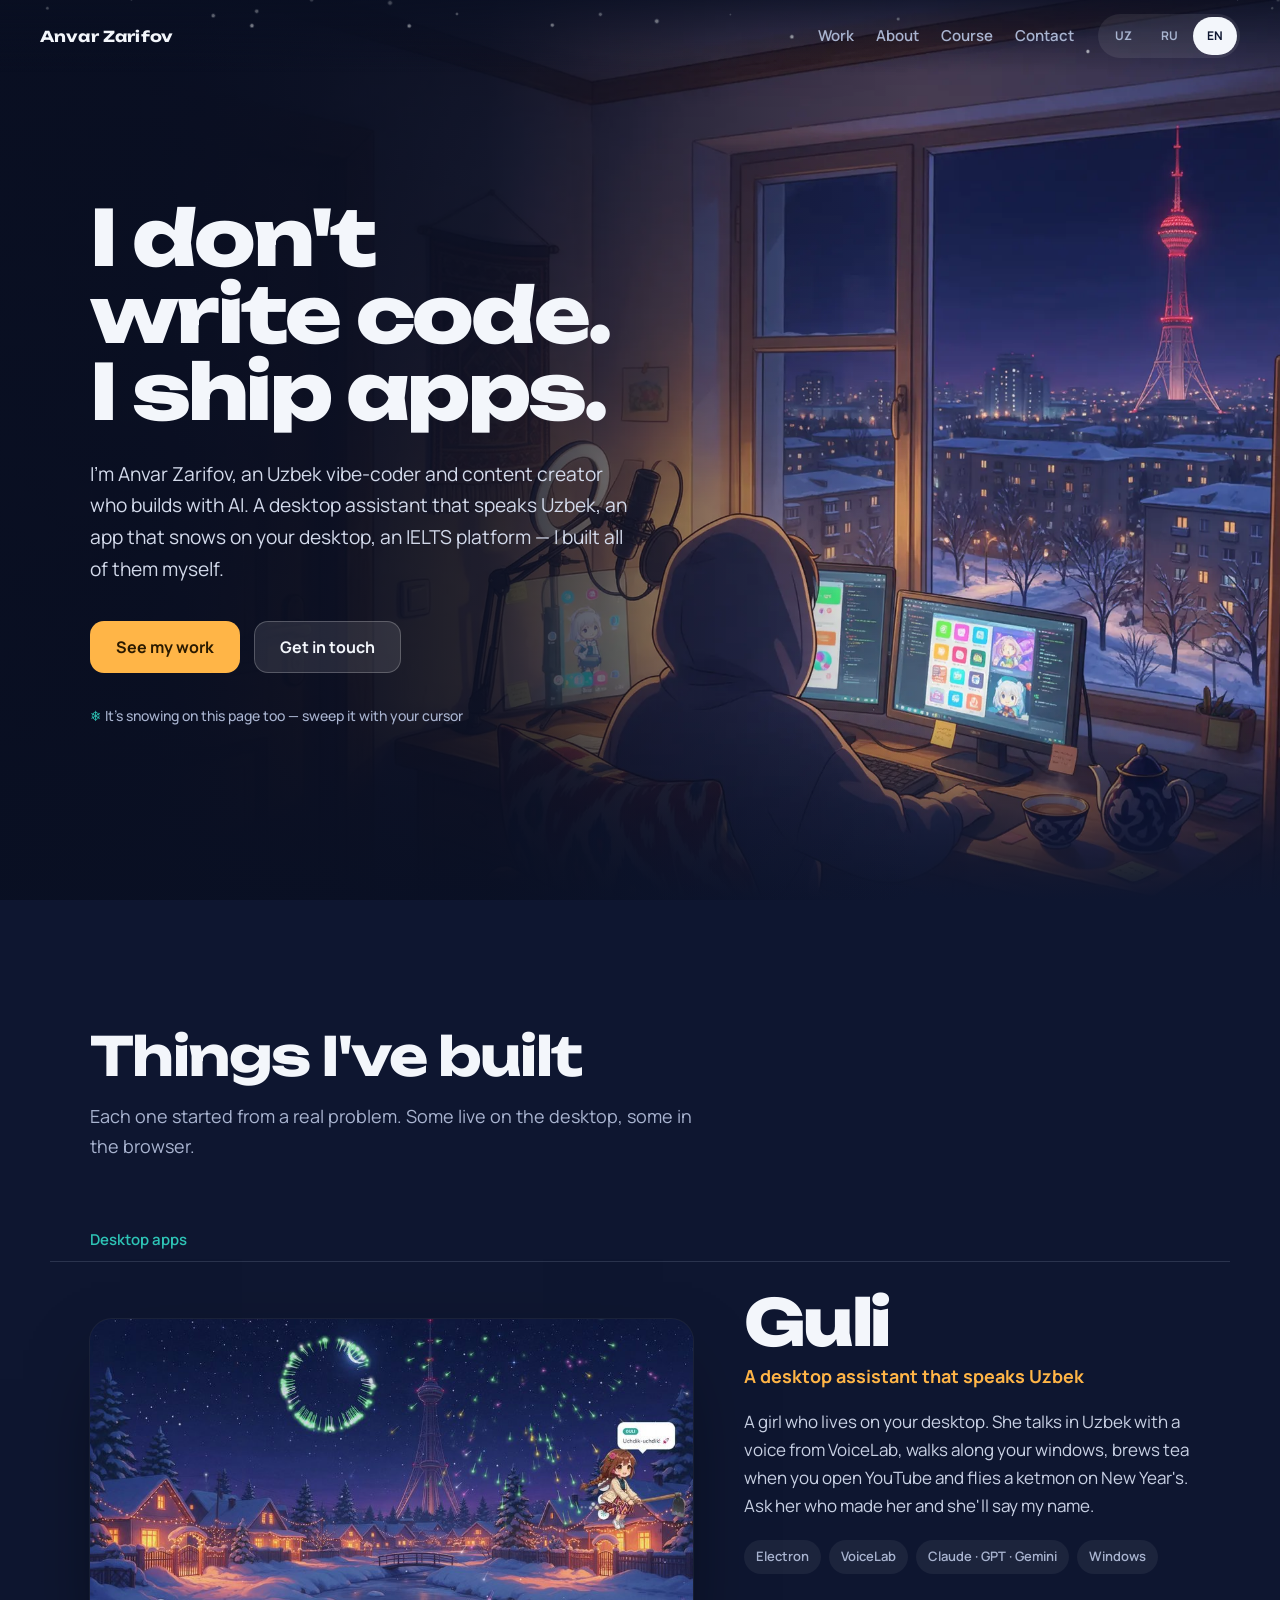
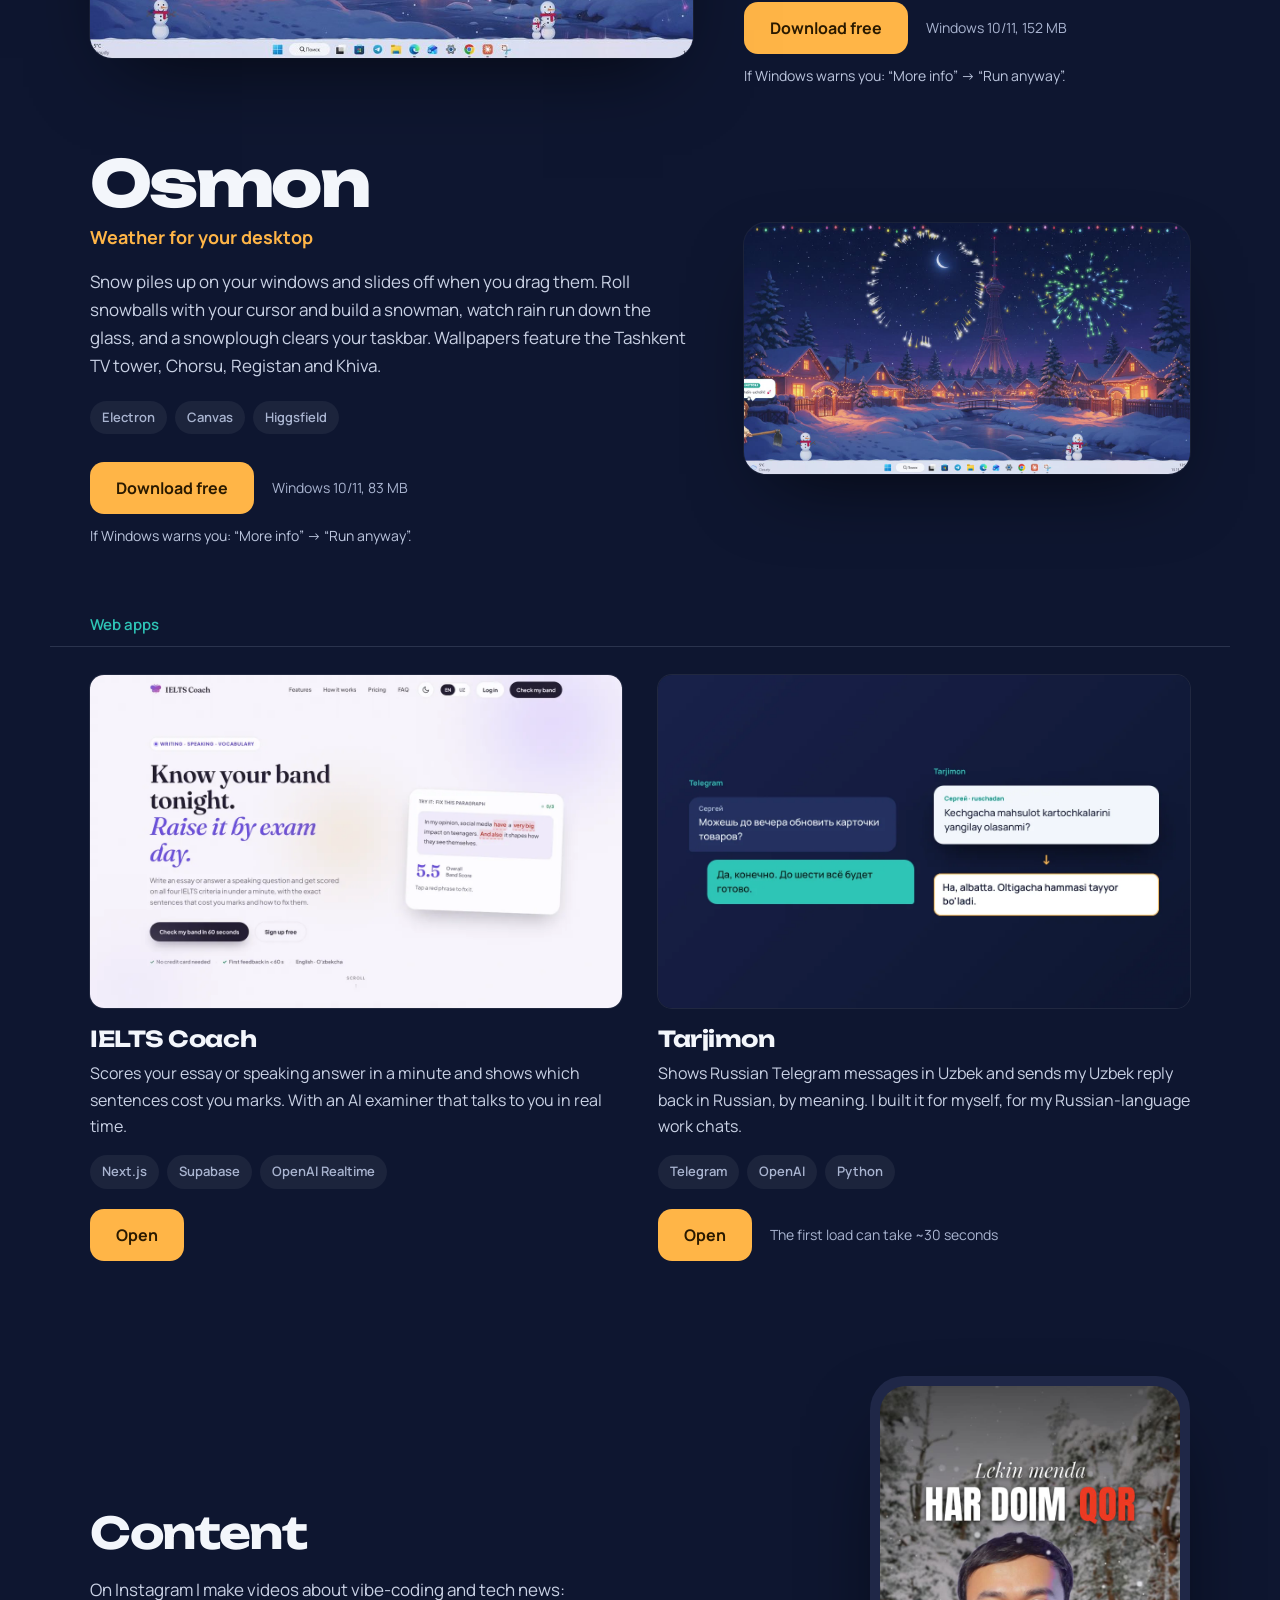
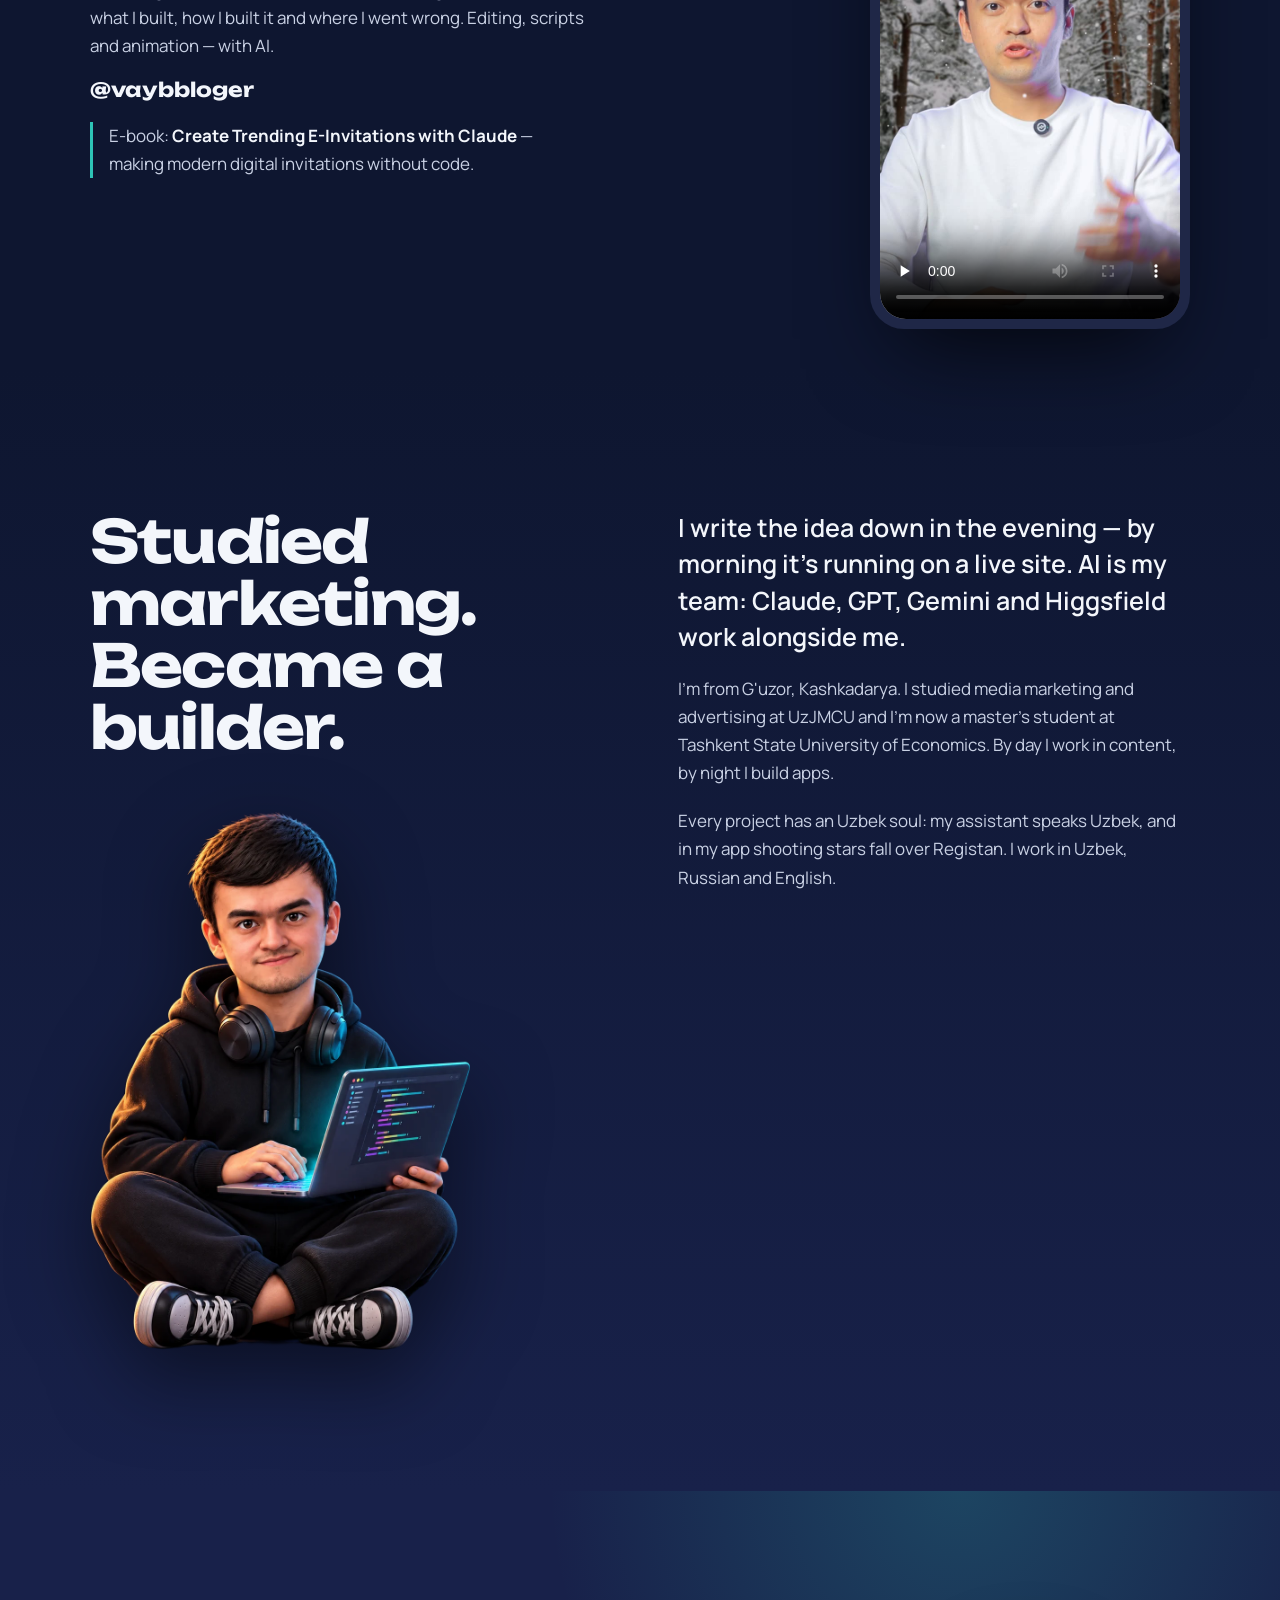
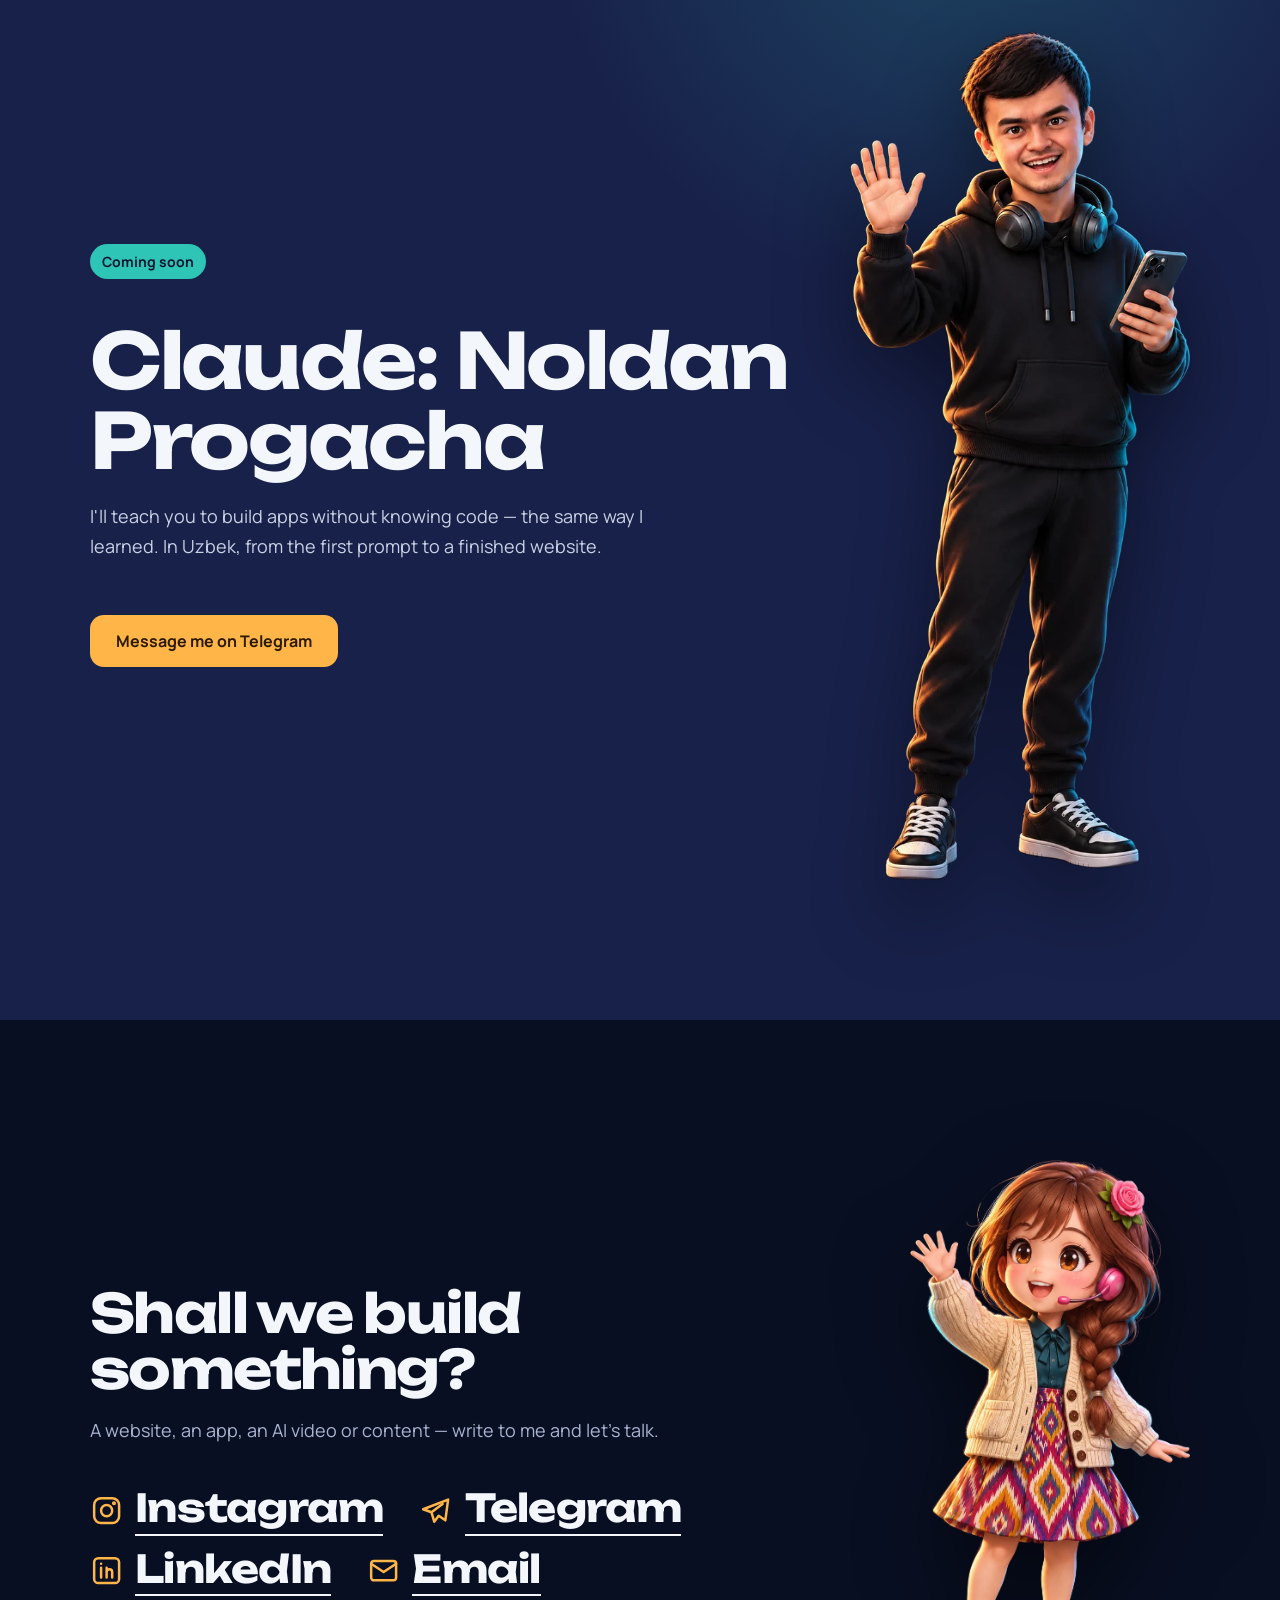
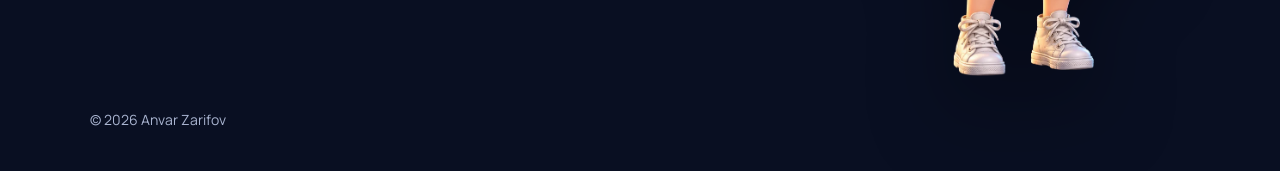
<file: index.html>
<!doctype html>
<html lang="uz">
<head>
<meta charset="utf-8">
<meta name="viewport" content="width=device-width, initial-scale=1">
<title>Anvar Zarifov — kod yozmayman, ilova yasayman</title>
<meta name="description" content="Anvar Zarifov — AI bilan ilova yasaydigan o'zbek vibe-koder va kontent-meyker. Guli, Osmon, IELTS Coach, Tarjimon va boshqa loyihalar.">
<meta name="author" content="Anvar Zarifov">
<meta property="og:title" content="Anvar Zarifov — kod yozmayman, ilova yasayman">
<meta property="og:description" content="AI bilan yasalgan ilovalar, saytlar va kontent.">
<meta property="og:image" content="https://portfolio-nine-tau-3q07doew23.vercel.app/assets/og.jpg">
<meta property="og:url" content="https://portfolio-nine-tau-3q07doew23.vercel.app/">
<meta name="twitter:card" content="summary_large_image">
<meta property="og:type" content="website">
<meta name="theme-color" content="#0E1630">
<link rel="icon" href="/assets/favicon.svg" type="image/svg+xml">
<link rel="preconnect" href="https://fonts.googleapis.com">
<link rel="preconnect" href="https://fonts.gstatic.com" crossorigin>
<link href="https://fonts.googleapis.com/css2?family=Manrope:wght@400;500;600;700&family=Unbounded:wght@500;700;800&display=swap" rel="stylesheet">
<link rel="stylesheet" href="/styles.css">
</head>
<body>

<header class="top">
  <a class="brand" href="#top">Anvar Zarifov</a>
  <nav class="nav" aria-label="Bo'limlar">
    <a href="#works" data-i18n="nav.works">Ishlarim</a>
    <a href="#about" data-i18n="nav.about">Men haqimda</a>
    <a href="#course" data-i18n="nav.course">Kurs</a>
    <a href="#contact" data-i18n="nav.contact">Aloqa</a>
  </nav>
  <div class="lang" role="group" aria-label="Til">
    <button type="button" data-lang="uz">UZ</button>
    <button type="button" data-lang="ru">RU</button>
    <button type="button" data-lang="en">EN</button>
  </div>
</header>

<main id="top">

<section class="hero" id="hero">
  <picture class="hero-art">
    <source media="(max-width: 760px)" srcset="/assets/hero-m.webp">
    <img src="/assets/hero.webp" alt="Tungi Toshkent: teleminora ko'rinib turgan deraza oldida kompyuterda ishlayotgan dasturchi" data-i18n-alt="hero.alt" fetchpriority="high">
  </picture>
  <video class="hero-video" muted loop playsinline preload="none" poster="/assets/hero.webp" data-src="/assets/hero.mp4" aria-hidden="true"></video>
  <div class="hero-shade"></div>
  <canvas class="snow" aria-hidden="true"></canvas>
  <div class="hero-in">
    <h1 class="hero-title" data-i18n-html="hero.title">Kod yozmayman.<br>Ilova yasayman.</h1>
    <p class="hero-sub" data-i18n="hero.sub">Men Anvar Zarifov — AI bilan ishlaydigan o'zbek vibe-koder va kontent-meyker. O'zbekcha gapiradigan desktop yordamchi, ish stoliga qor yog'diradigan ilova, IELTS platformasi: hammasini o'zim yasaganman.</p>
    <div class="hero-cta">
      <a class="btn btn-amber ledge" href="#works" data-i18n="hero.cta1">Ishlarimni ko'rish</a>
      <a class="btn btn-ghost ledge" href="#contact" data-i18n="hero.cta2">Bog'lanish</a>
    </div>
    <p class="hero-hint"><button type="button" class="snow-toggle" aria-pressed="true"><span aria-hidden="true">❄</span> <span data-i18n="hero.hint" data-i18n-touch="hero.hintTouch">Bu sahifada ham qor yog'yapti — kursor bilan supurib ko'ring</span></button></p>
  </div>
</section>

<section class="works" id="works" aria-labelledby="works-h">
  <div class="wrap">
    <h2 id="works-h" class="h2" data-i18n="works.title">Yasagan narsalarim</h2>
    <p class="lead" data-i18n="works.lead">Har biri — haqiqiy muammodan boshlangan. Ba'zilari ish stolida yashaydi, ba'zilari brauzerda, ba'zilari mijozlarim uchun ishlaydi.</p>
  </div>

  <h3 class="group wrap" data-i18n="works.g1">Ish stoli ilovalari</h3>
  <article class="feature wrap">
    <div class="feature-media">
      <video muted loop playsinline preload="none" poster="/assets/media/guli.jpg" data-src="/assets/media/guli.mp4"></video>
    </div>
    <div class="feature-text">
      <h4 class="name">Guli</h4>
      <p class="kicker" data-i18n="guli.kicker">O'zbekcha gapiradigan desktop yordamchi</p>
      <p data-i18n="guli.text">Ish stolingizda yashaydigan qiz. O'zbek tilida gaplashadi, ovozi — VoiceLab'dan. Oynalar ustida yuradi, YouTube ochsangiz choy damlab yoningizga o'tiradi, Yangi yilda ketmonda uchadi. Kim yaratganini so'rasangiz, ismimni aytadi.</p>
      <ul class="tags"><li>Electron</li><li>VoiceLab</li><li>Claude · GPT · Gemini</li><li>Windows</li></ul>
      <div class="dl"><a class="btn btn-amber" href="https://github.com/ChotkiBola/guli-releases/releases/download/v2.1.2/Guli-Setup-2.1.2.exe" data-i18n="dl.btn">Bepul yuklab olish</a><span class="dl-meta">Windows 10/11, 152 MB</span></div>
      <p class="dl-note" data-i18n="dl.note">Windows ogohlantirsa: «Batafsil» → «Baribir ishga tushirish».</p>
      <div class="dl-mobile" hidden>
        <p data-i18n="dl.mobile">Bu Windows ilovasi. Kompyuterda oching va yuklab oling.</p>
        <button type="button" class="btn btn-ghost dl-send" data-i18n="dl.send">Havolani o'zimga yuborish</button>
      </div>
    </div>
  </article>
  <article class="feature feature-rev wrap">
    <div class="feature-media">
      <video muted loop playsinline preload="none" poster="/assets/media/osmon.jpg" data-src="/assets/media/osmon.mp4"></video>
    </div>
    <div class="feature-text">
      <h4 class="name">Osmon</h4>
      <p class="kicker" data-i18n="osmon.kicker">Ish stoliga ob-havo</p>
      <p data-i18n="osmon.text">Qor oynalaringiz ustiga yig'iladi, oynani sursangiz to'kilib tushadi. Kursor bilan qor dumalatib qorbobo yasaysiz, yomg'ir oynadan oqib tushadi, taskbarni qor tozalash mashinasi kurab o'tadi. Fonlarda — teleminora, Chorsu, Registon, Xiva.</p>
      <ul class="tags"><li>Electron</li><li>Canvas</li><li>Higgsfield</li></ul>
      <div class="dl"><a class="btn btn-amber" href="https://github.com/ChotkiBola/portfolio/raw/main/downloads/Osmon-Setup-1.4.0.exe" data-i18n="dl.btn">Bepul yuklab olish</a><span class="dl-meta">Windows 10/11, 83 MB</span></div>
      <p class="dl-note" data-i18n="dl.note">Windows ogohlantirsa: «Batafsil» → «Baribir ishga tushirish».</p>
      <div class="dl-mobile" hidden>
        <p data-i18n="dl.mobile">Bu Windows ilovasi. Kompyuterda oching va yuklab oling.</p>
        <button type="button" class="btn btn-ghost dl-send" data-i18n="dl.send">Havolani o'zimga yuborish</button>
      </div>
    </div>
  </article>

  <h3 class="group wrap" data-i18n="works.g2">Veb-ilovalar</h3>
  <div class="apps wrap">
    <article class="app">
      <a class="app-shot" href="https://ielts-app-livid.vercel.app/" target="_blank" rel="noopener" tabindex="-1" aria-hidden="true"><img src="/assets/shots/ielts.webp" alt="" loading="lazy" width="1200" height="750"></a>
      <h4 class="app-name">IELTS Coach</h4>
      <p class="app-text" data-i18n="ielts.text">Insho yoki speaking javobingizni bir daqiqada baholaydi va qaysi gap ball yo'qotganini ko'rsatadi. Real vaqtda gaplashadigan AI-imtihonchi bilan.</p>
      <ul class="tags"><li>Next.js</li><li>Supabase</li><li>OpenAI Realtime</li></ul>
      <div class="dl"><a class="btn btn-amber" href="https://ielts-app-livid.vercel.app/" target="_blank" rel="noopener"><span data-i18n="app.open">Ochish</span><span class="sr"> — IELTS Coach</span></a></div>
    </article>
    <article class="app">
      <a class="app-shot" href="https://tarjimon-25zf.onrender.com/" target="_blank" rel="noopener" tabindex="-1" aria-hidden="true"><img src="/assets/shots/tarjimon.webp" alt="" loading="lazy" width="1200" height="750"></a>
      <h4 class="app-name">Tarjimon</h4>
      <p class="app-text" data-i18n="tarjimon.text">Telegram'dagi ruscha xabarni o'zbekcha ko'rsatadi, o'zbekcha javobingizni ma'nosi bo'yicha ruschaga o'girib yuboradi. Ruscha yozishmalarim uchun o'zimga yasaganman.</p>
      <ul class="tags"><li>Telegram</li><li>OpenAI</li><li>Python</li></ul>
      <div class="dl"><a class="btn btn-amber" href="https://tarjimon-25zf.onrender.com/" target="_blank" rel="noopener"><span data-i18n="app.open">Ochish</span><span class="sr"> — Tarjimon</span></a><span class="dl-meta" data-i18n="tarjimon.note">Birinchi ochilishda ~30 soniya yuklanishi mumkin</span></div>
    </article>
  </div>

  <div class="content wrap">
    <div class="content-text">
      <h3 class="group-inline" data-i18n="works.g4">Kontent</h3>
      <p data-i18n="content.text">Instagram'da vibe-coding va texno-yangiliklar haqida videolar qilaman: nima yasadim, qanday yasadim, qayerda adashdim. Montaj, ssenariy va animatsiya — AI bilan.</p>
      <p><a class="ig" href="https://www.instagram.com/vaybbloger/" target="_blank" rel="noopener">@vaybbloger</a></p>
      <p class="ebook" data-i18n-html="content.ebook">E-kitob: <b>Create Trending E-Invitations with Claude</b> — kod bilmasdan zamonaviy elektron taklifnoma yasash bo'yicha.</p>
    </div>
    <div class="phone">
      <video controls playsinline preload="none" poster="/assets/media/reel-osmon.jpg" src="/assets/media/reel-osmon.mp4"></video>
    </div>
  </div>
</section>

<section class="about" id="about" aria-labelledby="about-h">
  <div class="wrap about-grid">
    <div class="about-head">
      <h2 id="about-h" class="h2" data-i18n-html="about.title">Marketologlikka o'qidim.<br>Dasturchi bo'lib chiqdim.</h2>
      <img class="me" src="/assets/me-laptop.webp" alt="Anvar Zarifov — 3D obraz" loading="lazy" width="846" height="1200">
    </div>
    <div class="about-body">
      <p class="big" data-i18n="about.p1">G'oyani kechqurun yozaman — ertalab u jonli saytda ishlaydi. AI — mening jamoam: Claude, GPT, Gemini va Higgsfield men bilan birga ishlaydi.</p>
      <p data-i18n="about.p2">Qashqadaryo, G'uzor tumanidanman. JOMU'da media-marketing va reklamani o'qidim, hozir Toshkent davlat iqtisodiyot universitetida magistrman. Kunduzi kontent bilan ishlayman, kechqurun ilova yasayman.</p>
      <p data-i18n="about.p3">Har bir loyihamda o'zbekcha ruh bor: yordamchim o'zbekcha gapiradi, ilovamda Registon ustidan yulduz uchadi. O'zbek, rus va ingliz tillarida ishlayman.</p>
    </div>
  </div>
</section>

<section class="course" id="course" aria-labelledby="course-h">
  <div class="wrap course-in">
    <img class="mascot mascot-course" src="/assets/me-wave.webp" alt="Anvar Zarifov — qo'l silkitayotgan 3D obraz" width="481" height="1200" loading="lazy">
    <div class="course-text">
    <p class="soon" data-i18n="course.soon">Tez kunda</p>
    <h2 id="course-h" class="h2">Claude: Noldan Progacha</h2>
    <p class="lead" data-i18n="course.text">Kod bilmasdan ilova yasashni o'rgataman — o'zim qanday o'rgangan bo'lsam, xuddi shunday. O'zbek tilida, birinchi so'rovdan tayyor saytgacha.</p>
    <a class="btn btn-amber" data-contact="telegram" href="#contact" data-i18n="course.cta">Telegram'da yozish</a>
    </div>
  </div>
</section>

</main>

<footer class="contact" id="contact">
  <div class="wrap contact-grid">
    <img class="mascot mascot-wave" src="/assets/guli-wave.webp" alt="Guli" loading="lazy">
    <div class="contact-text">
    <h2 class="h2" data-i18n="contact.title">Birga nimadir yasaymizmi?</h2>
    <p class="lead" data-i18n="contact.text">Sayt, ilova, AI-video yoki kontent — yozing, gaplashamiz.</p>
    <ul class="links">
      <li><a data-contact="instagram" href="#" target="_blank" rel="noopener"><svg viewBox="0 0 24 24" width="26" height="26" fill="none" stroke="currentColor" stroke-width="1.8" stroke-linecap="round" stroke-linejoin="round" aria-hidden="true"><rect x="3" y="3" width="18" height="18" rx="5"/><circle cx="12" cy="12" r="4"/><circle cx="17.3" cy="6.7" r=".6" fill="currentColor"/></svg><span>Instagram</span></a></li>
      <li><a data-contact="telegram" href="#" target="_blank" rel="noopener"><svg viewBox="0 0 24 24" width="26" height="26" fill="none" stroke="currentColor" stroke-width="1.8" stroke-linecap="round" stroke-linejoin="round" aria-hidden="true"><path d="M21 4 3 11l6 2.2L11 20l3.2-4.3L19 19z"/><path d="m9 13.2 8-6"/></svg><span>Telegram</span></a></li>
      <li><a href="https://www.linkedin.com/in/anvar-zarifov-6b5520252/" target="_blank" rel="noopener"><svg viewBox="0 0 24 24" width="26" height="26" fill="none" stroke="currentColor" stroke-width="1.8" stroke-linecap="round" stroke-linejoin="round" aria-hidden="true"><rect x="3" y="3" width="18" height="18" rx="3"/><path d="M8 10v7M8 7v.01M12 17v-4a2 2 0 0 1 4 0v4M12 10v7"/></svg><span>LinkedIn</span></a></li>
      <li><a data-contact="email" href="#"><svg viewBox="0 0 24 24" width="26" height="26" fill="none" stroke="currentColor" stroke-width="1.8" stroke-linecap="round" stroke-linejoin="round" aria-hidden="true"><rect x="3" y="5" width="18" height="14" rx="2"/><path d="m3 7 9 6 9-6"/></svg><span>Email</span></a></li>
    </ul>
    </div>
    <p class="copy">© 2026 Anvar Zarifov</p>
  </div>
</footer>

<script src="/js/snow.js" defer></script>
<script src="/js/i18n.js" defer></script>
<script src="/js/app.js" defer></script>
</body>
</html>
</file>
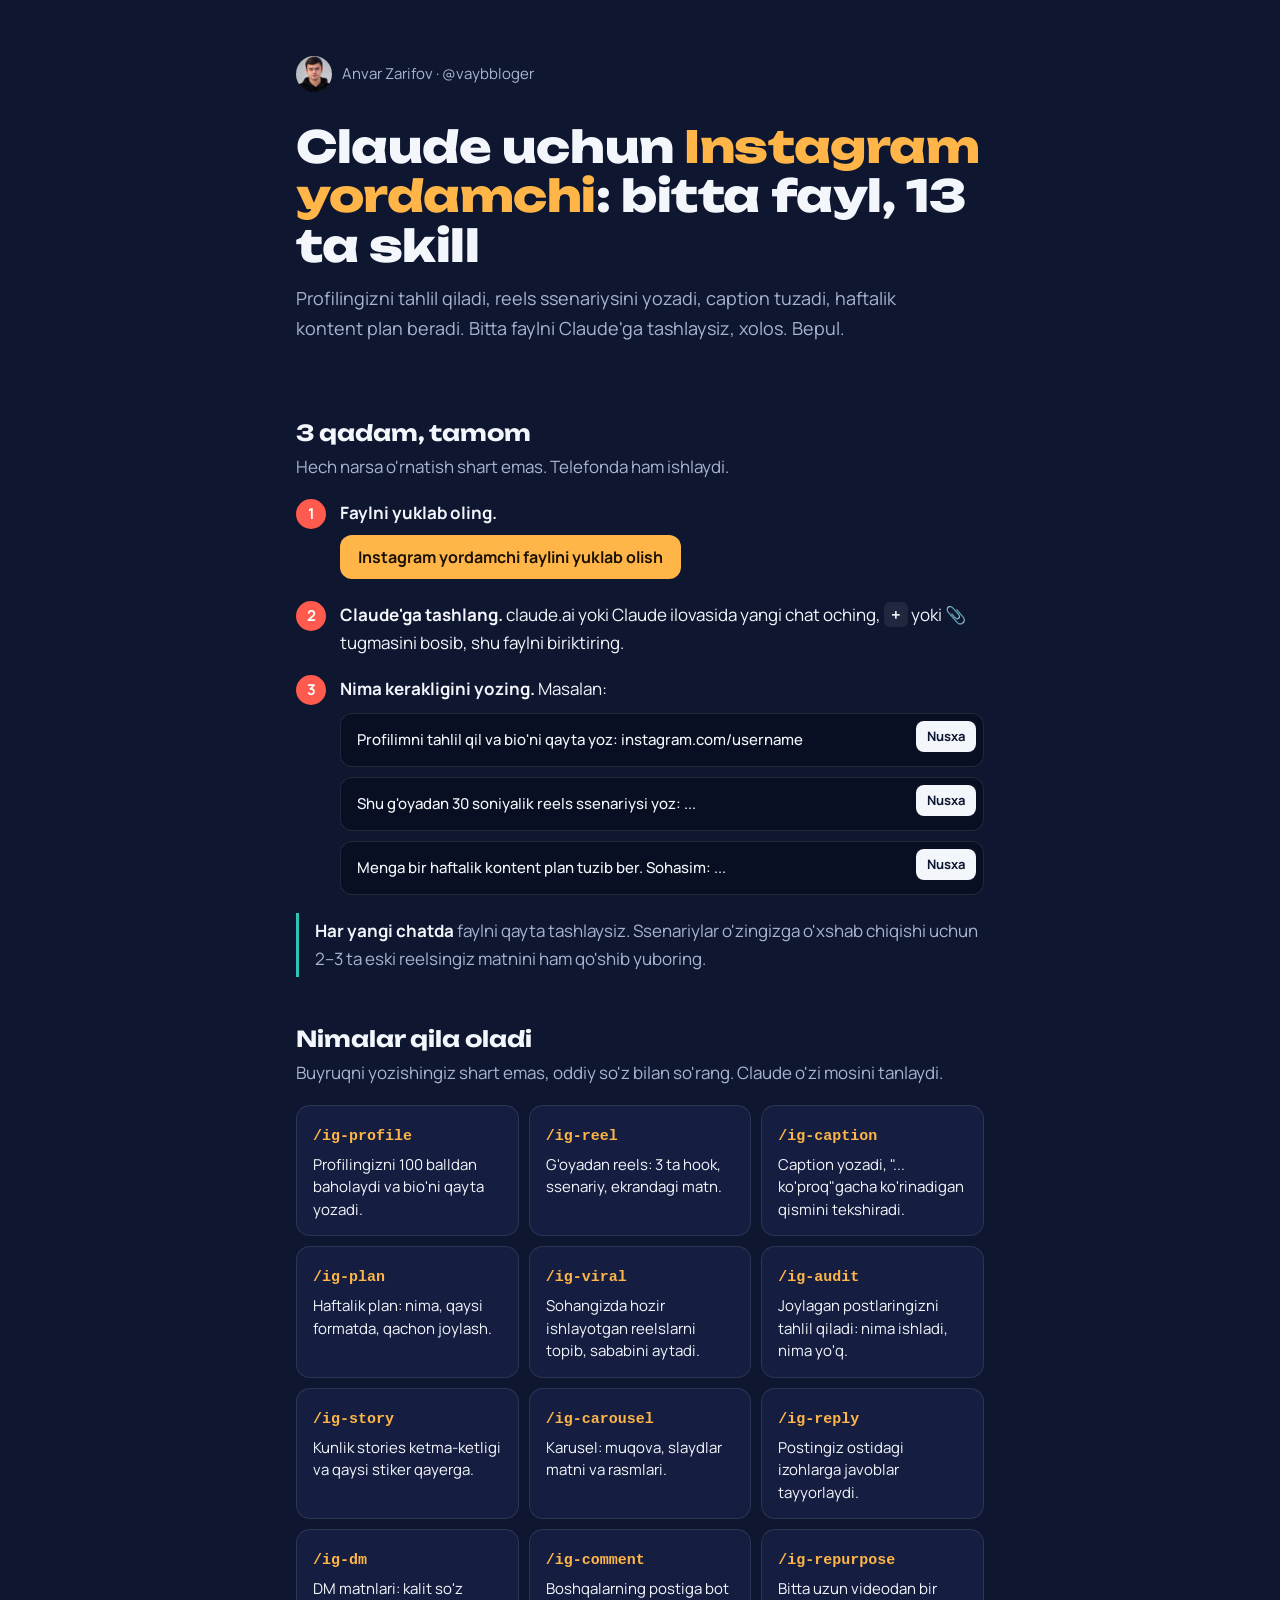
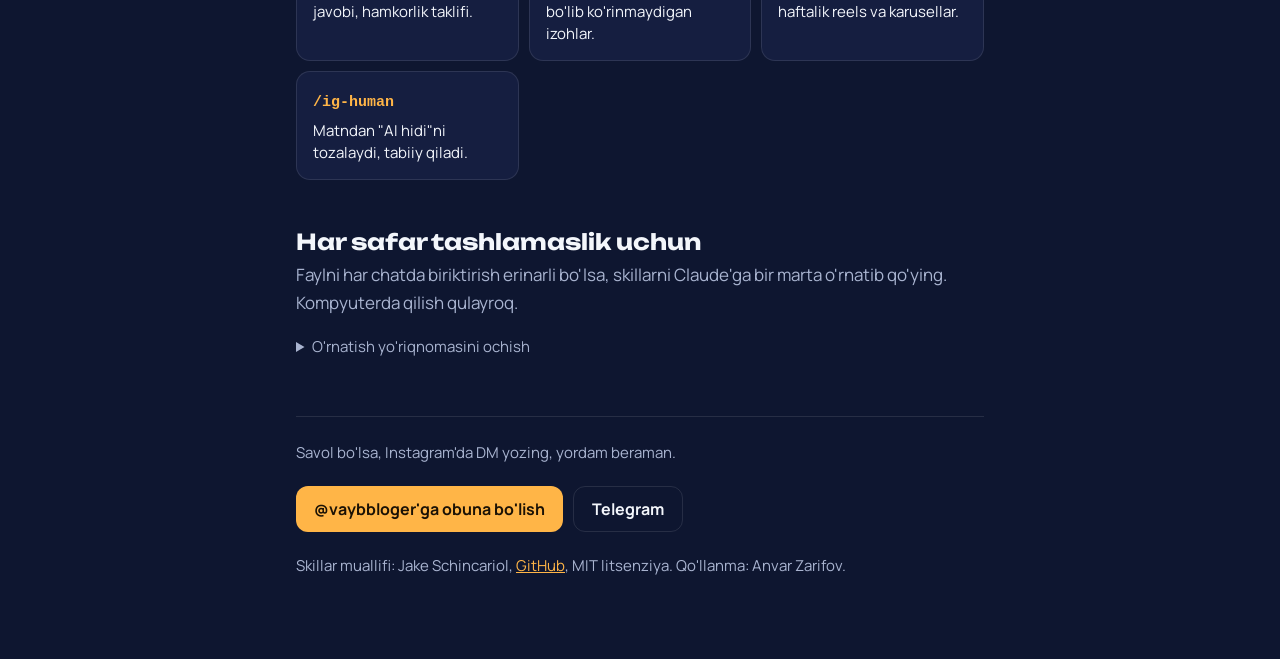
<file: qollanma/index.html>
<!doctype html>
<html lang="uz">
<head>
<meta charset="utf-8">
<meta name="viewport" content="width=device-width, initial-scale=1">
<title>Instagram skillari: o'rnatish qo'llanmasi</title>
<meta name="description" content="Claude uchun 13 ta bepul Instagram skill: nima qiladi va qanday o'rnatiladi. O'zbekcha qo'llanma.">
<meta property="og:title" content="Claude uchun 13 ta Instagram skill: o'rnatish qo'llanmasi">
<meta property="og:description" content="Profil tahlili, reels ssenariysi, caption, haftalik kontent plan. Bitta faylni Claude'ga tashlaysiz.">
<link rel="preconnect" href="https://fonts.googleapis.com">
<link rel="preconnect" href="https://fonts.gstatic.com" crossorigin>
<link href="https://fonts.googleapis.com/css2?family=Manrope:wght@400;500;600;700&family=Unbounded:wght@600;800&display=swap" rel="stylesheet">
<style>
  :root {
    --night: #0E1630; --deep: #090F22; --panel: #151E40; --line: rgba(255,255,255,.10);
    --snow: #F3F6FB; --mist: #A9B4D0; --amber: #FFB547; --red: #FF5A4E; --tile: #2EC4B6;
    --display: "Unbounded", system-ui, sans-serif; --body: "Manrope", system-ui, sans-serif;
  }
  * { box-sizing: border-box; }
  body { margin: 0; background: var(--night); color: var(--snow); font: 400 17px/1.65 var(--body); -webkit-font-smoothing: antialiased; }
  a { color: var(--amber); }
  :focus-visible { outline: 2px solid var(--amber); outline-offset: 3px; border-radius: 6px; }
  main { max-width: 720px; margin: 0 auto; padding: 0 16px 80px; }

  header { padding: 56px 0 28px; }
  .by { display: inline-flex; align-items: center; gap: 10px; color: var(--mist); font-size: 15px; text-decoration: none; }
  .by img { width: 36px; height: 36px; border-radius: 50%; object-fit: cover; object-position: 50% 30%; }
  h1 { font: 800 clamp(28px, 7vw, 44px)/1.12 var(--display); margin: 22px 0 14px; letter-spacing: -.01em; }
  h1 em { font-style: normal; color: var(--amber); }
  .lead { color: var(--mist); font-size: 18px; margin: 0; max-width: 34em; }

  h2 { font: 700 22px/1.25 var(--display); margin: 48px 0 6px; }
  .sub { color: var(--mist); margin: 0 0 18px; }

  .grid { display: grid; grid-template-columns: repeat(auto-fill, minmax(200px, 1fr)); gap: 10px; }
  .cmd { background: var(--panel); border: 1px solid var(--line); border-radius: 14px; padding: 14px 16px; }
  .cmd code { font: 600 15px/1 ui-monospace, "SFMono-Regular", Menlo, monospace; color: var(--amber); }
  .cmd p { margin: 6px 0 0; font-size: 15px; line-height: 1.5; color: var(--snow); }

  .route { border: 1px solid var(--line); border-radius: 18px; padding: 22px 20px; margin-top: 16px; background: linear-gradient(180deg, rgba(255,255,255,.03), rgba(255,255,255,0)); }
  .route h3 { font: 700 18px/1.3 var(--display); margin: 0 0 4px; }
  .route .who { color: var(--mist); margin: 0 0 14px; font-size: 15px; }
  ol.steps { list-style: none; counter-reset: s; margin: 0; padding: 0; }
  ol.steps > li { counter-increment: s; position: relative; padding: 0 0 18px 44px; }
  ol.steps > li::before { content: counter(s); position: absolute; left: 0; top: 0; width: 30px; height: 30px; border-radius: 50%; background: var(--red); color: #fff; font: 700 15px/30px var(--body); text-align: center; }
  ol.steps > li:last-child { padding-bottom: 0; }
  .path { font-weight: 700; color: var(--snow); background: rgba(255,255,255,.08); padding: 1px 7px; border-radius: 6px; white-space: nowrap; }

  .btn { display: inline-flex; align-items: center; gap: 8px; font: 700 16px/1 var(--body); text-decoration: none; color: #1b1205; background: var(--amber); padding: 14px 18px; border-radius: 12px; margin: 8px 0 4px; }
  .btn.ghost { background: transparent; color: var(--snow); border: 1px solid var(--line); }
  details { margin-top: 8px; }
  details[open] > summary { margin-bottom: 4px; }
  summary { cursor: pointer; color: var(--mist); font-size: 15px; }
  .zips { display: flex; flex-wrap: wrap; gap: 8px; margin-top: 10px; }
  .zips a { font: 600 14px/1 ui-monospace, Menlo, monospace; text-decoration: none; color: var(--snow); background: var(--panel); border: 1px solid var(--line); padding: 9px 11px; border-radius: 10px; }

  .code { position: relative; margin: 10px 0 4px; }
  .code pre { margin: 0; background: var(--deep); border: 1px solid var(--line); border-radius: 12px; padding: 14px 16px; padding-right: 92px; overflow-x: auto; font: 500 14px/1.6 ui-monospace, Menlo, monospace; color: var(--snow); white-space: pre; }
  .code button { position: absolute; top: 8px; right: 8px; font: 700 13px/1 var(--body); color: var(--night); background: var(--snow); border: 0; border-radius: 8px; padding: 9px 11px; cursor: pointer; }

  .code.ask pre { white-space: pre-wrap; font-family: var(--body); font-size: 15px; }
  .note { border-left: 3px solid var(--tile); padding: 4px 0 4px 16px; margin: 18px 0; color: var(--mist); }
  .note b { color: var(--snow); }

  footer { margin-top: 56px; padding-top: 24px; border-top: 1px solid var(--line); color: var(--mist); font-size: 15px; }
  footer .links { display: flex; flex-wrap: wrap; gap: 10px; margin: 12px 0 18px; }
</style>
</head>
<body>
<main>
  <header>
    <a class="by" href="https://instagram.com/vaybbloger"><img src="me.jpg" alt="" width="36" height="36">Anvar Zarifov · @vaybbloger</a>
    <h1>Claude uchun <em>Instagram yordamchi</em>: bitta fayl, 13 ta skill</h1>
    <p class="lead">Profilingizni tahlil qiladi, reels ssenariysini yozadi, caption tuzadi, haftalik kontent plan beradi. Bitta faylni Claude'ga tashlaysiz, xolos. Bepul.</p>
  </header>

  <section>
    <h2>3 qadam, tamom</h2>
    <p class="sub">Hech narsa o'rnatish shart emas. Telefonda ham ishlaydi.</p>
    <ol class="steps">
      <li><b>Faylni yuklab oling.</b>
        <br><a class="btn" href="instagram-yordamchi.md" download>Instagram yordamchi faylini yuklab olish</a>
      </li>
      <li><b>Claude'ga tashlang.</b> claude.ai yoki Claude ilovasida yangi chat oching, <span class="path">+</span> yoki 📎 tugmasini bosib, shu faylni biriktiring.</li>
      <li><b>Nima kerakligini yozing.</b> Masalan:
        <div class="code ask"><pre>Profilimni tahlil qil va bio'ni qayta yoz: instagram.com/username</pre><button type="button" data-copy>Nusxa</button></div>
        <div class="code ask"><pre>Shu g'oyadan 30 soniyalik reels ssenariysi yoz: ...</pre><button type="button" data-copy>Nusxa</button></div>
        <div class="code ask"><pre>Menga bir haftalik kontent plan tuzib ber. Sohasim: ...</pre><button type="button" data-copy>Nusxa</button></div>
      </li>
    </ol>
    <p class="note"><b>Har yangi chatda</b> faylni qayta tashlaysiz. Ssenariylar o'zingizga o'xshab chiqishi uchun 2–3 ta eski reelsingiz matnini ham qo'shib yuboring.</p>
  </section>

  <section>
    <h2>Nimalar qila oladi</h2>
    <p class="sub">Buyruqni yozishingiz shart emas, oddiy so'z bilan so'rang. Claude o'zi mosini tanlaydi.</p>
    <div class="grid">
      <div class="cmd"><code>/ig-profile</code><p>Profilingizni 100 balldan baholaydi va bio'ni qayta yozadi.</p></div>
      <div class="cmd"><code>/ig-reel</code><p>G'oyadan reels: 3 ta hook, ssenariy, ekrandagi matn.</p></div>
      <div class="cmd"><code>/ig-caption</code><p>Caption yozadi, "... ko'proq"gacha ko'rinadigan qismini tekshiradi.</p></div>
      <div class="cmd"><code>/ig-plan</code><p>Haftalik plan: nima, qaysi formatda, qachon joylash.</p></div>
      <div class="cmd"><code>/ig-viral</code><p>Sohangizda hozir ishlayotgan reelslarni topib, sababini aytadi.</p></div>
      <div class="cmd"><code>/ig-audit</code><p>Joylagan postlaringizni tahlil qiladi: nima ishladi, nima yo'q.</p></div>
      <div class="cmd"><code>/ig-story</code><p>Kunlik stories ketma-ketligi va qaysi stiker qayerga.</p></div>
      <div class="cmd"><code>/ig-carousel</code><p>Karusel: muqova, slaydlar matni va rasmlari.</p></div>
      <div class="cmd"><code>/ig-reply</code><p>Postingiz ostidagi izohlarga javoblar tayyorlaydi.</p></div>
      <div class="cmd"><code>/ig-dm</code><p>DM matnlari: kalit so'z javobi, hamkorlik taklifi.</p></div>
      <div class="cmd"><code>/ig-comment</code><p>Boshqalarning postiga bot bo'lib ko'rinmaydigan izohlar.</p></div>
      <div class="cmd"><code>/ig-repurpose</code><p>Bitta uzun videodan bir haftalik reels va karusellar.</p></div>
      <div class="cmd"><code>/ig-human</code><p>Matndan "AI hidi"ni tozalaydi, tabiiy qiladi.</p></div>
    </div>
  </section>

  <section>
    <h2>Har safar tashlamaslik uchun</h2>
    <p class="sub">Faylni har chatda biriktirish erinarli bo'lsa, skillarni Claude'ga bir marta o'rnatib qo'ying. Kompyuterda qilish qulayroq.</p>
    <details>
      <summary>O'rnatish yo'riqnomasini ochish</summary>
    <div class="route">
        <h3>1-yo'l: claude.ai yoki Claude ilovasi</h3>
        <p class="who">Ko'pchilik uchun shu. Bepul tarifda ham ishlaydi.</p>
        <ol class="steps">
          <li>Skillarni yuklab oling:
            <br><a class="btn" href="ig-skills-hammasi.zip" download>Hammasini yuklab olish (13 ta skill)</a>
            <br>Faylni oching (unzip). Ichida 13 ta alohida <span class="path">.zip</span> fayl bor, ularni ochmang, o'zini yuklaysiz.
            <details><summary>Yoki bittalab yuklab oling</summary>
              <div class="zips">
                <a href="skills/ig-profile.zip" download>ig-profile</a><a href="skills/ig-reel.zip" download>ig-reel</a><a href="skills/ig-caption.zip" download>ig-caption</a>
                <a href="skills/ig-plan.zip" download>ig-plan</a><a href="skills/ig-viral.zip" download>ig-viral</a><a href="skills/ig-audit.zip" download>ig-audit</a>
                <a href="skills/ig-story.zip" download>ig-story</a><a href="skills/ig-carousel.zip" download>ig-carousel</a><a href="skills/ig-reply.zip" download>ig-reply</a>
                <a href="skills/ig-dm.zip" download>ig-dm</a><a href="skills/ig-comment.zip" download>ig-comment</a><a href="skills/ig-repurpose.zip" download>ig-repurpose</a>
                <a href="skills/ig-human.zip" download>ig-human</a>
              </div>
            </details>
          </li>
          <li>claude.ai'da <span class="path">Settings → Capabilities</span> ga kiring va <b>Code execution</b> (yoki "Create and edit files") ni yoqing. Skillar shusiz ishlamaydi.</li>
          <li><span class="path">Customize → Skills</span> ga o'ting, <b>+</b> tugmasini bosib, skill yuklash variantini tanlang.</li>
          <li>Bitta <span class="path">.zip</span> faylni yuklang. Har bir skill uchun shuni takrorlang. Boshlash uchun eng kerakli uchtasi yetadi: <b>ig-profile</b>, <b>ig-reel</b>, <b>ig-plan</b>.</li>
          <li>Yangi chat oching va yozing: <span class="path">/ig-profile</span> va Instagram profilingiz linki.</li>
        </ol>
        <p class="note">Skill yuklash kompyuterda (brauzer yoki desktop ilova) qulayroq. Yuklab bo'lgach, telefondagi Claude ilovasida ham ishlataverasiz.</p>
      </div>
  
      <div class="route">
        <h3>2-yo'l: Claude Code</h3>
        <p class="who">Kompyuterda Claude Code ishlatsangiz.</p>
        <ol class="steps">
          <li>Plagin sifatida o'rnating:
            <div class="code"><pre>/plugin marketplace add Jakeschincariol/instagram-agent-skill
  /plugin install instagram-agent</pre><button type="button" data-copy>Nusxa</button></div>
          </li>
          <li>Yoki terminalda qo'lda:
            <div class="code"><pre>git clone https://github.com/Jakeschincariol/instagram-agent-skill.git
  cp -r instagram-agent-skill/skills/ig-* ~/.claude/skills/</pre><button type="button" data-copy>Nusxa</button></div>
          </li>
          <li>Claude Code'da <span class="path">/ig-reel</span> deb yozib tekshiring.</li>
        </ol>
      </div>
    </details>
  </section>

  <footer>
    Savol bo'lsa, Instagram'da DM yozing, yordam beraman.
    <div class="links">
      <a class="btn" href="https://instagram.com/vaybbloger">@vaybbloger'ga obuna bo'lish</a>
      <a class="btn ghost" href="https://t.me/hisperspective">Telegram</a>
    </div>
    Skillar muallifi: Jake Schincariol, <a href="https://github.com/Jakeschincariol/instagram-agent-skill">GitHub</a>, MIT litsenziya. Qo'llanma: Anvar Zarifov.
  </footer>
</main>
<script>
  document.querySelectorAll('[data-copy]').forEach(function (b) {
    b.addEventListener('click', function () {
      var t = b.previousElementSibling.textContent;
      (navigator.clipboard ? navigator.clipboard.writeText(t) : Promise.reject()).then(function () {
        b.textContent = 'Nusxalandi'; setTimeout(function () { b.textContent = 'Nusxa'; }, 1600);
      }, function () { b.textContent = 'Belgilab oling'; });
    });
  });
</script>
</body>
</html>
</file>
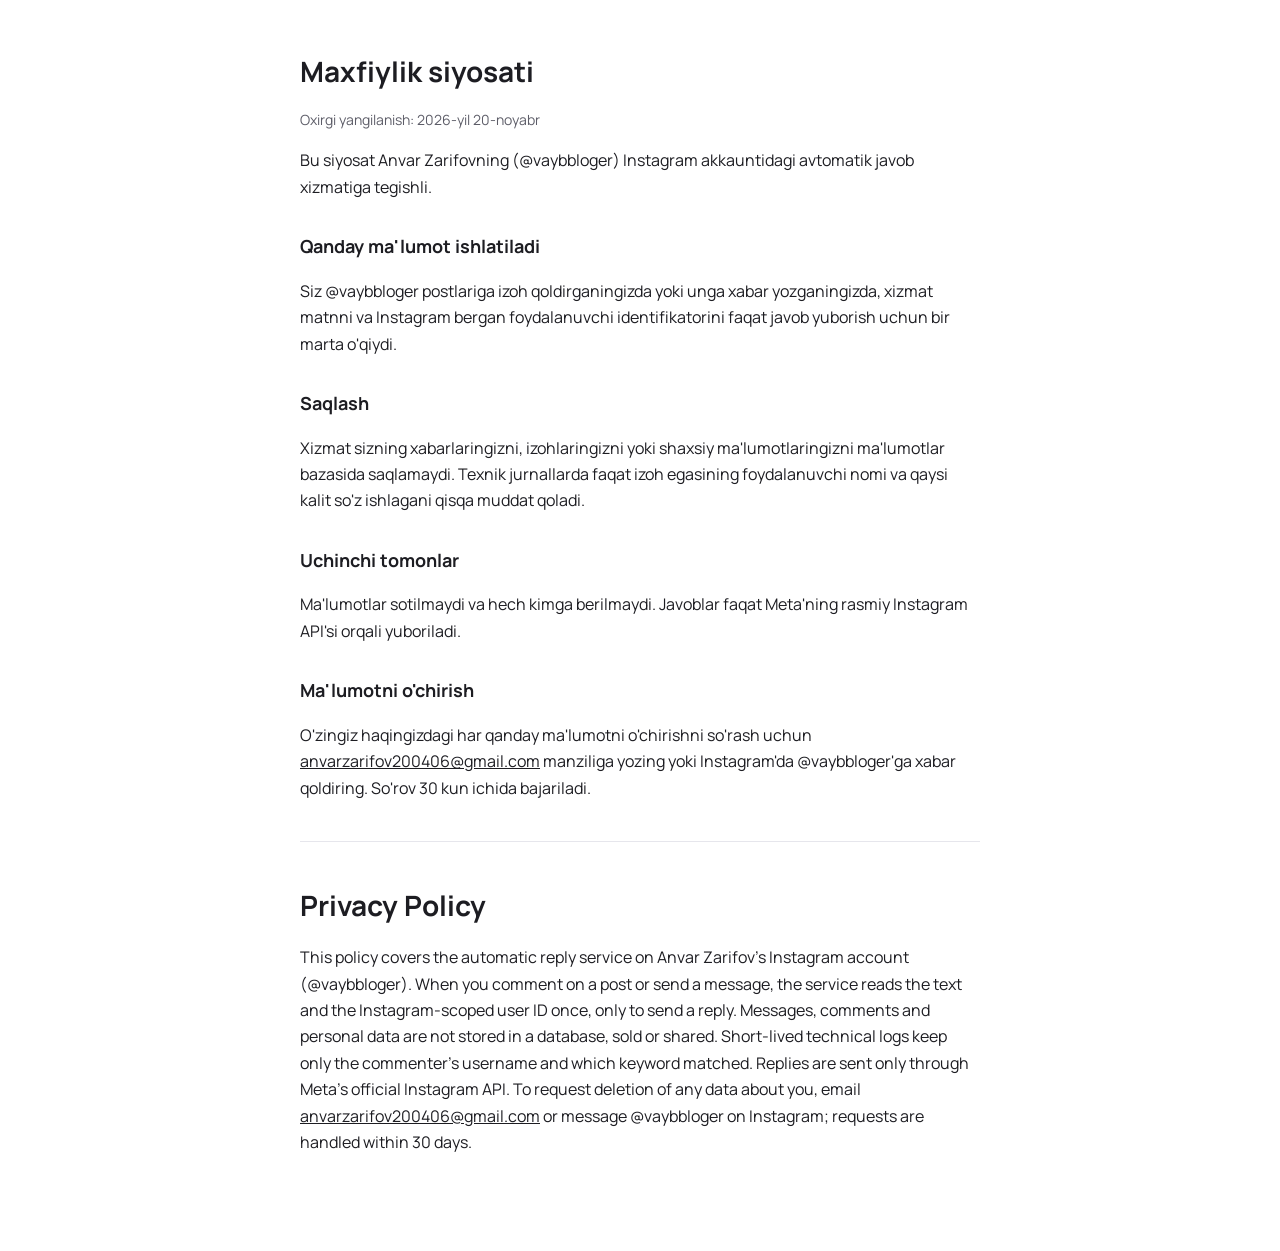
<file: privacy.html>
<!doctype html>
<html lang="uz">
<head>
<meta charset="utf-8">
<meta name="viewport" content="width=device-width, initial-scale=1">
<title>Maxfiylik siyosati</title>
<link href="https://fonts.googleapis.com/css2?family=Manrope:wght@400;600;700&display=swap" rel="stylesheet">
<style>
  :root { --bg: #ffffff; --fg: #1d1d22; --muted: #5d5d68; --line: #e6e6ec; }
  @media (prefers-color-scheme: dark) { :root { --bg: #121216; --fg: #ececf1; --muted: #a3a3b0; --line: #2a2a33; } }
  body { margin: 0; background: var(--bg); color: var(--fg); font: 16px/1.65 Manrope, system-ui, sans-serif; }
  main { max-width: 680px; margin: 0 auto; padding: 48px 16px 80px; }
  h1 { font-size: 28px; margin: 0 0 4px; }
  h2 { font-size: 18px; margin: 32px 0 8px; }
  p, li { color: var(--fg); }
  .muted { color: var(--muted); font-size: 14px; }
  hr { border: 0; border-top: 1px solid var(--line); margin: 40px 0; }
  a { color: inherit; }
</style>
</head>
<body>
<main>
  <h1>Maxfiylik siyosati</h1>
  <p class="muted">Oxirgi yangilanish: 2026-yil 20-noyabr</p>

  <p>Bu siyosat Anvar Zarifovning (@vaybbloger) Instagram akkauntidagi avtomatik javob xizmatiga tegishli.</p>

  <h2>Qanday ma'lumot ishlatiladi</h2>
  <p>Siz @vaybbloger postlariga izoh qoldirganingizda yoki unga xabar yozganingizda, xizmat matnni va Instagram bergan foydalanuvchi identifikatorini faqat javob yuborish uchun bir marta o'qiydi.</p>

  <h2>Saqlash</h2>
  <p>Xizmat sizning xabarlaringizni, izohlaringizni yoki shaxsiy ma'lumotlaringizni ma'lumotlar bazasida saqlamaydi. Texnik jurnallarda faqat izoh egasining foydalanuvchi nomi va qaysi kalit so'z ishlagani qisqa muddat qoladi.</p>

  <h2>Uchinchi tomonlar</h2>
  <p>Ma'lumotlar sotilmaydi va hech kimga berilmaydi. Javoblar faqat Meta'ning rasmiy Instagram API'si orqali yuboriladi.</p>

  <h2>Ma'lumotni o'chirish</h2>
  <p>O'zingiz haqingizdagi har qanday ma'lumotni o'chirishni so'rash uchun <a href="mailto:anvarzarifov200406@gmail.com">anvarzarifov200406@gmail.com</a> manziliga yozing yoki Instagram'da @vaybbloger'ga xabar qoldiring. So'rov 30 kun ichida bajariladi.</p>

  <hr>

  <h1>Privacy Policy</h1>
  <p>This policy covers the automatic reply service on Anvar Zarifov's Instagram account (@vaybbloger). When you comment on a post or send a message, the service reads the text and the Instagram-scoped user ID once, only to send a reply. Messages, comments and personal data are not stored in a database, sold or shared. Short-lived technical logs keep only the commenter's username and which keyword matched. Replies are sent only through Meta's official Instagram API. To request deletion of any data about you, email <a href="mailto:anvarzarifov200406@gmail.com">anvarzarifov200406@gmail.com</a> or message @vaybbloger on Instagram; requests are handled within 30 days.</p>
</main>
</body>
</html>
</file>
<file: styles.css>
/* Anvar Zarifov — portfolio. Tun, Toshkent, qor. */
:root {
  --night: #0E1630;      /* tun osmoni */
  --indigo: #18214A;     /* xona soyasi */
  --deep: #090F22;
  --snow: #F3F6FB;
  --mist: #A9B4D0;       /* ikkinchi darajali matn */
  --amber: #FFB547;      /* chiroq nuri */
  --tile: #2EC4B6;       /* moviy gumbaz koshini */
  --red: #FF5A4E;        /* minora chirog'i */
  --display: "Unbounded", system-ui, sans-serif;
  --body: "Manrope", system-ui, sans-serif;
  --wrap: 1180px;
  --gut: clamp(16px, 4vw, 40px);
}
* { box-sizing: border-box; }
html { scroll-behavior: smooth; }
@media (prefers-reduced-motion: reduce) { html { scroll-behavior: auto; } }
body { margin: 0; background: var(--night); color: var(--snow); font: 400 17px/1.65 var(--body); -webkit-font-smoothing: antialiased; }
img, video { display: block; max-width: 100%; }
a { color: inherit; }
:focus-visible { outline: 2px solid var(--amber); outline-offset: 3px; border-radius: 6px; }
.wrap { max-width: var(--wrap); margin-inline: auto; padding-inline: var(--gut); }

/* ---------- header ---------- */
.top { position: fixed; inset: 0 0 auto 0; z-index: 20; display: flex; align-items: center; gap: 24px; padding: 14px var(--gut);
  background: linear-gradient(rgba(9, 15, 34, .78), rgba(9, 15, 34, 0)); }
.brand { font: 700 15px/1 var(--display); text-decoration: none; letter-spacing: .01em; margin-right: auto; }
.nav { display: flex; gap: 22px; }
.nav a { text-decoration: none; font-weight: 600; font-size: 15px; color: var(--mist); }
.nav a:hover { color: var(--snow); }
.lang { display: flex; gap: 2px; padding: 3px; border-radius: 999px; background: rgba(255, 255, 255, .08); }
.lang button { font: 700 12px/1 var(--body); color: var(--mist); background: none; border: 0; padding: 7px 10px; border-radius: 999px; cursor: pointer; }
.lang button[aria-pressed="true"] { background: var(--snow); color: var(--night); }
@media (max-width: 760px) { .nav { display: none; } }

/* ---------- hero ---------- */
.hero { position: relative; min-height: 100svh; display: flex; align-items: center; overflow: hidden; background: var(--deep); }
.hero-art, .hero-art img, .hero-video { position: absolute; inset: 0; width: 100%; height: 100%; object-fit: cover; object-position: 70% 50%; }
.hero-video { opacity: 0; transition: opacity 1.2s; }
.hero-video.on { opacity: 1; }
.hero-shade { position: absolute; inset: 0; background:
  linear-gradient(90deg, rgba(9, 15, 34, .95) 0%, rgba(9, 15, 34, .82) 38%, rgba(9, 15, 34, .25) 60%, rgba(9, 15, 34, 0) 72%),
  linear-gradient(0deg, var(--night) 0%, rgba(14, 22, 48, 0) 22%); }
.snow { position: absolute; inset: 0; pointer-events: none; z-index: 2; }
.hero-in { position: relative; z-index: 3; width: 100%; max-width: var(--wrap); margin-inline: auto; padding: 120px var(--gut) 90px; }
.hero-title { font: 800 clamp(40px, 6vw, 84px)/1 var(--display); letter-spacing: -.035em; margin: 0 0 28px; max-width: 11ch; text-wrap: balance; }
.hero-title .line2 { display: block; color: var(--amber); }
.hero-sub { max-width: 46ch; font-size: clamp(17px, 1.5vw, 20px); color: #D3DAEB; margin: 0 0 36px; }
.hero-cta { display: flex; flex-wrap: wrap; gap: 14px; }
.btn { display: inline-flex; align-items: center; justify-content: center; min-height: 52px; padding: 0 26px; border-radius: 14px;
  font: 700 16px/1 var(--body); text-decoration: none; transition: transform .15s, background .2s; }
.btn:active { transform: translateY(1px); }
.btn-amber { background: var(--amber); color: #2A1A00; }
.btn-amber:hover { background: #FFC56E; }
.btn-ghost { background: rgba(255, 255, 255, .1); color: var(--snow); box-shadow: inset 0 0 0 1px rgba(255, 255, 255, .22); }
.btn-ghost:hover { background: rgba(255, 255, 255, .16); }
.hero-hint { margin: 28px 0 0; }
.snow-toggle { background: none; border: 0; padding: 4px 0; color: var(--mist); font: 500 14px/1.4 var(--body); cursor: pointer; text-align: left; }
.snow-toggle span[aria-hidden] { color: var(--tile); }
.snow-toggle[aria-pressed="false"] { opacity: .6; }
@media (max-width: 760px) {
  .hero { align-items: flex-end; }
  .hero-art img, .hero-video { object-position: 50% 30%; }
  .hero-shade { background: linear-gradient(0deg, var(--night) 8%, rgba(9, 15, 34, .86) 46%, rgba(9, 15, 34, .2) 72%, rgba(9, 15, 34, .55) 100%); }
  .hero-in { padding-bottom: 56px; }
}

/* ---------- section titles ---------- */
.h2 { font: 700 clamp(30px, 4.2vw, 56px)/1.05 var(--display); letter-spacing: -.03em; margin: 0 0 18px; text-wrap: balance; }
.lead { color: var(--mist); max-width: 56ch; margin: 0; font-size: 18px; }
.works { padding: clamp(72px, 10vw, 130px) 0 40px; }
.group { font: 600 15px/1 var(--body); color: var(--tile); margin-top: clamp(64px, 8vw, 104px); margin-bottom: 28px; padding-bottom: 14px; border-bottom: 1px solid rgba(169, 180, 208, .18); }

/* ---------- desktop apps: katta, video bilan ---------- */
.feature { display: grid; grid-template-columns: 1.35fr 1fr; gap: clamp(28px, 4vw, 64px); align-items: center; margin-bottom: clamp(56px, 7vw, 96px); }
.feature-rev .feature-media { order: 2; }
.feature-media { position: relative; border-radius: 22px; overflow: hidden; background: var(--indigo);
  box-shadow: 0 30px 80px -30px rgba(0, 0, 0, .7), 0 0 0 1px rgba(255, 255, 255, .06); }
.feature-media video { width: 100%; aspect-ratio: 16 / 9; object-fit: cover; }
.name { font: 800 clamp(40px, 5vw, 68px)/1 var(--display); letter-spacing: -.04em; margin: 0 0 8px; }
.kicker { font-weight: 700; color: var(--amber); margin: 0 0 16px; font-size: 18px; }
.feature-text p:not(.kicker) { color: #C9D1E4; margin: 0 0 20px; }
.tags { list-style: none; margin: 0; padding: 0; display: flex; flex-wrap: wrap; gap: 8px; }
.tags li { font-size: 13px; font-weight: 600; color: var(--mist); padding: 6px 12px; border-radius: 999px; background: rgba(255, 255, 255, .06); }
@media (max-width: 860px) { .feature { grid-template-columns: 1fr; } .feature-rev .feature-media { order: 0; } }

/* ---------- web apps: skrinshot + matn ---------- */
.apps { display: grid; grid-template-columns: repeat(2, 1fr); gap: 36px; }
.app { text-decoration: none; display: flex; flex-direction: column; gap: 12px; }
.app img { width: 100%; height: auto; border-radius: 14px; aspect-ratio: 16 / 10; object-fit: cover; object-position: top; transition: transform .35s; box-shadow: 0 0 0 1px rgba(255, 255, 255, .08); }
.app:hover img { transform: translateY(-4px); }
.app-name { font: 700 22px/1.2 var(--display); letter-spacing: -.02em; }
.app-name::after { content: " ↗"; font-family: var(--body); color: var(--mist); font-size: .8em; }
.app-text { color: var(--mist); font-size: 16px; }
@media (max-width: 900px) { .apps { grid-template-columns: 1fr; } }

/* ---------- mijozlar: ixcham qatorlar ---------- */
.clients { display: grid; gap: 0; }
.client { display: grid; grid-template-columns: 220px 1fr; grid-template-rows: auto 1fr; column-gap: 28px; padding: 22px 0; text-decoration: none;
  border-top: 1px solid rgba(169, 180, 208, .14); }
.client:last-child { border-bottom: 1px solid rgba(169, 180, 208, .14); }
.client img { grid-row: 1 / 3; border-radius: 10px; aspect-ratio: 16 / 10; object-fit: cover; object-position: top; }
.client-name { font: 700 22px/1.2 var(--display); align-self: end; letter-spacing: -.02em; }
.client-name::after { content: " ↗"; font-family: var(--body); color: var(--mist); font-size: .8em; }
.client-text { color: var(--mist); max-width: 52ch; }
.client:hover .client-name { color: var(--amber); }
@media (max-width: 600px) { .client { grid-template-columns: 120px 1fr; column-gap: 16px; } .client-name { font-size: 18px; } .client-text { font-size: 15px; } }

/* ---------- kontent ---------- */
.content { display: grid; grid-template-columns: 1fr 320px; gap: clamp(32px, 6vw, 96px); align-items: center; margin-top: clamp(80px, 9vw, 120px); }
.group-inline { font: 700 clamp(28px, 3.4vw, 44px)/1.1 var(--display); letter-spacing: -.03em; margin: 0 0 18px; }
.content-text p { color: #C9D1E4; max-width: 50ch; }
.ebook { padding-left: 16px; border-left: 3px solid var(--tile); }
.ebook b { color: var(--snow); }
.phone { border-radius: 34px; padding: 10px; background: #1F2747; box-shadow: 0 40px 90px -30px rgba(0, 0, 0, .8); }
.phone video { border-radius: 26px; aspect-ratio: 9 / 16; width: 100%; object-fit: cover; background: #000; }
@media (max-width: 760px) { .content { grid-template-columns: 1fr; } .phone { max-width: 300px; } }

/* ---------- men haqimda ---------- */
.about { padding: clamp(90px, 11vw, 150px) 0; background: linear-gradient(180deg, var(--night), var(--indigo)); }
.about-grid { display: grid; grid-template-columns: 1fr 1fr; gap: clamp(32px, 6vw, 96px); }
.about .h2 { font-size: clamp(32px, 4.6vw, 62px); }
.about-body p { color: #C9D1E4; margin: 0 0 20px; max-width: 54ch; }
.about-body .big { font: 600 clamp(20px, 2vw, 25px)/1.45 var(--body); color: var(--snow); }
@media (max-width: 860px) { .about-grid { grid-template-columns: 1fr; } }

/* ---------- kurs ---------- */
.course { padding: clamp(90px, 11vw, 140px) 0; background: var(--indigo); position: relative; overflow: hidden; }
.course::before { content: ""; position: absolute; right: -10%; top: -40%; width: 70%; aspect-ratio: 1; border-radius: 50%;
  background: radial-gradient(circle, rgba(46, 196, 182, .22), rgba(46, 196, 182, 0) 65%); pointer-events: none; }
.course-in { position: relative; }
.soon { display: inline-block; font-weight: 700; font-size: 14px; color: var(--night); background: var(--tile); padding: 6px 12px; border-radius: 999px; margin: 0 0 22px; }
.course .h2 { font-size: clamp(36px, 6vw, 84px); max-width: 14ch; }
.course .lead { margin-bottom: 34px; color: #C9D1E4; }

/* ---------- aloqa ---------- */
.contact { padding: clamp(90px, 11vw, 140px) 0 40px; background: var(--deep); }
.links { list-style: none; padding: 0; margin: 40px 0 80px; display: flex; flex-wrap: wrap; gap: 14px 40px; }
.links a { font: 700 clamp(24px, 3vw, 40px)/1.2 var(--display); text-decoration: none; letter-spacing: -.02em; }
.links a:hover { color: var(--amber); }
.links a[aria-disabled="true"] { opacity: .35; pointer-events: none; }
.copy { color: var(--mist); font-size: 14px; margin: 0; }

/* ---------- rasmlar va maskot ---------- */
.about-head { display: flex; flex-direction: column; gap: 36px; }
.me { width: min(100%, 380px); height: auto; filter: drop-shadow(0 30px 40px rgba(0, 0, 0, .5)); }
.course-in { display: grid; grid-template-columns: 1fr minmax(240px, 380px); grid-template-areas: "soon art" "title art" "lead art" "cta art"; column-gap: 48px; align-items: start; }
.course-in .soon { grid-area: soon; justify-self: start; }
.course-in .h2 { grid-area: title; }
.course-in .lead { grid-area: lead; }
.course-in .btn { grid-area: cta; justify-self: start; }
.mascot-course { grid-area: art; align-self: center; width: 100%; filter: drop-shadow(0 30px 40px rgba(0, 0, 0, .45)); }
.contact .wrap { position: relative; }
.mascot-wave { position: absolute; right: var(--gut); bottom: 40px; width: clamp(160px, 24vw, 300px); filter: drop-shadow(0 30px 40px rgba(0, 0, 0, .5)); }
@media (max-width: 760px) {
  .course-in { grid-template-columns: 1fr; grid-template-areas: "art" "soon" "title" "lead" "cta"; }
  .mascot-course { width: 64%; justify-self: center; margin-bottom: 12px; }
  .mascot-wave { position: static; width: 180px; margin: 0 0 20px; }
}

/* --- layout fix: course + contact mascots --- */
.course-in { display: grid; grid-template-columns: 1fr minmax(220px, 340px); grid-template-areas: none; align-items: center; gap: 40px; }
.course-in .course-text { grid-column: 1; grid-row: 1; }
.course-in .course-text > * + * { margin-top: 20px; }
.course-in .mascot-course { grid-column: 2; grid-row: 1; grid-area: auto / 2; width: 100%; height: auto; justify-self: end; }
.contact-grid { display: grid; grid-template-columns: 1fr minmax(180px, 280px); align-items: end; gap: 32px; }
.contact-grid .contact-text { grid-column: 1; grid-row: 1; min-width: 0; }
.contact-grid .mascot-wave { position: static; grid-column: 2; grid-row: 1; width: 100%; height: auto; justify-self: end; }
.contact-grid .copy { grid-column: 1 / -1; }
@media (max-width: 760px) {
  .course-in, .contact-grid { grid-template-columns: 1fr; }
  .course-in .mascot-course { grid-column: 1; grid-row: 1; width: min(60%, 240px); justify-self: center; }
  .course-in .course-text { grid-row: 2; }
  .contact-grid .mascot-wave { grid-column: 1; grid-row: 1; width: min(55%, 220px); justify-self: center; }
  .contact-grid .contact-text { grid-row: 2; }
}

/* --- yuklab olish --- */
.dl { display: flex; flex-wrap: wrap; align-items: center; gap: 12px 18px; margin-top: 28px; }
.dl-meta { font-size: 14px; color: var(--mist); }
.feature-text p.dl-note { font-size: 13px; color: var(--mist); margin: 10px 0 0; }
.ig { font: 700 20px/1.2 var(--display); color: var(--snow); text-decoration: none; }
.ig:hover { color: var(--amber); }

/* ================= kritikadan keyingi tuzatishlar ================= */
.sr { position: absolute; width: 1px; height: 1px; overflow: hidden; clip-path: inset(50%); white-space: nowrap; }
[hidden] { display: none !important; }

/* sarlavha: aylantirilganda xira-shaffof fon */
.top { transition: background .25s, box-shadow .25s; }
.top.scrolled { background: rgba(9, 15, 34, .82); -webkit-backdrop-filter: blur(14px); backdrop-filter: blur(14px); box-shadow: 0 1px 0 rgba(255, 255, 255, .07); }
.nav a { display: inline-flex; align-items: center; min-height: 44px; }
.lang button { min-height: 38px; min-width: 44px; }
.brand { display: inline-flex; align-items: center; min-height: 44px; }

/* telefonda ham bo'limlarga o'tish: logo ostida gorizontal qator */
@media (max-width: 760px) {
  .top { flex-wrap: wrap; gap: 0 16px; padding-top: 8px; padding-bottom: 0; background: rgba(9, 15, 34, .82); -webkit-backdrop-filter: blur(14px); backdrop-filter: blur(14px); }
  .nav { display: flex; order: 3; width: 100%; gap: 22px; overflow-x: auto; scrollbar-width: none; margin-inline: calc(var(--gut) * -1); padding-inline: var(--gut); width: calc(100% + var(--gut) * 2); }
  .nav::-webkit-scrollbar { display: none; }
  .nav a { white-space: nowrap; font-size: 14px; }
  html { scroll-padding-top: 104px; }
}
html { scroll-padding-top: 76px; }

/* ishlar: kamroq bo'shliq */
.group { margin-top: clamp(44px, 5.5vw, 72px); }
.feature { margin-bottom: clamp(40px, 5vw, 64px); }

/* veb-ilovalar: desktop ilovalar bilan bir xil andoza */
.app { gap: 0; }
.app-shot { display: block; margin-bottom: 18px; }
.app:hover img { transform: none; }
.app-shot:hover img { transform: translateY(-4px); }
.app-name { margin: 0 0 8px; }
.app-name::after { content: none; }
.app-text { margin: 0 0 16px; color: #C9D1E4; }
.app .dl { margin-top: 20px; }

/* yuklab olish */
.feature-text p.dl-note { font-size: 14px; color: #BCC6DE; }
.dl-mobile { margin-top: 24px; padding: 16px 18px; border-radius: 16px; background: rgba(255, 255, 255, .06); }
.feature-text .dl-mobile p { margin: 0 0 14px; color: var(--snow); font-weight: 600; }

/* aloqa havolalari: belgi + tagchiziq */
.links { gap: 10px 36px; }
.links a { display: inline-flex; align-items: center; gap: 12px; min-height: 48px; }
.links a svg { flex: none; color: var(--amber); width: clamp(24px, 2.6vw, 34px); height: auto; }
.links a span { background: linear-gradient(currentColor, currentColor) 0 100% / 100% 2px no-repeat; padding-bottom: 4px; }
.links a:hover span { background-size: 100% 3px; }
@media (max-width: 760px) { .links { flex-direction: column; } }

/* telefonda hero: sahna tepada to'liq ko'rinadi, matn uning ostidan boshlanadi */
@media (max-width: 760px) {
  .hero { min-height: 0; align-items: flex-start; }
  .hero-video { display: none; }
  .hero-art { inset: 0 0 auto 0; height: auto; }
  .hero-art img { position: static; width: 100%; height: auto; aspect-ratio: 900 / 1166; object-fit: cover; object-position: 50% 0; }
  .hero-shade { background: linear-gradient(180deg, rgba(9, 15, 34, .5) 0, rgba(9, 15, 34, 0) 34vw, rgba(14, 22, 48, 0) 80vw, rgba(14, 22, 48, .88) 112vw, var(--night) 129vw); }
  .hero-in { padding-top: 104vw; padding-bottom: 48px; }
  .hero-title { text-shadow: 0 2px 24px rgba(9, 15, 34, .9); }
}
</file>
